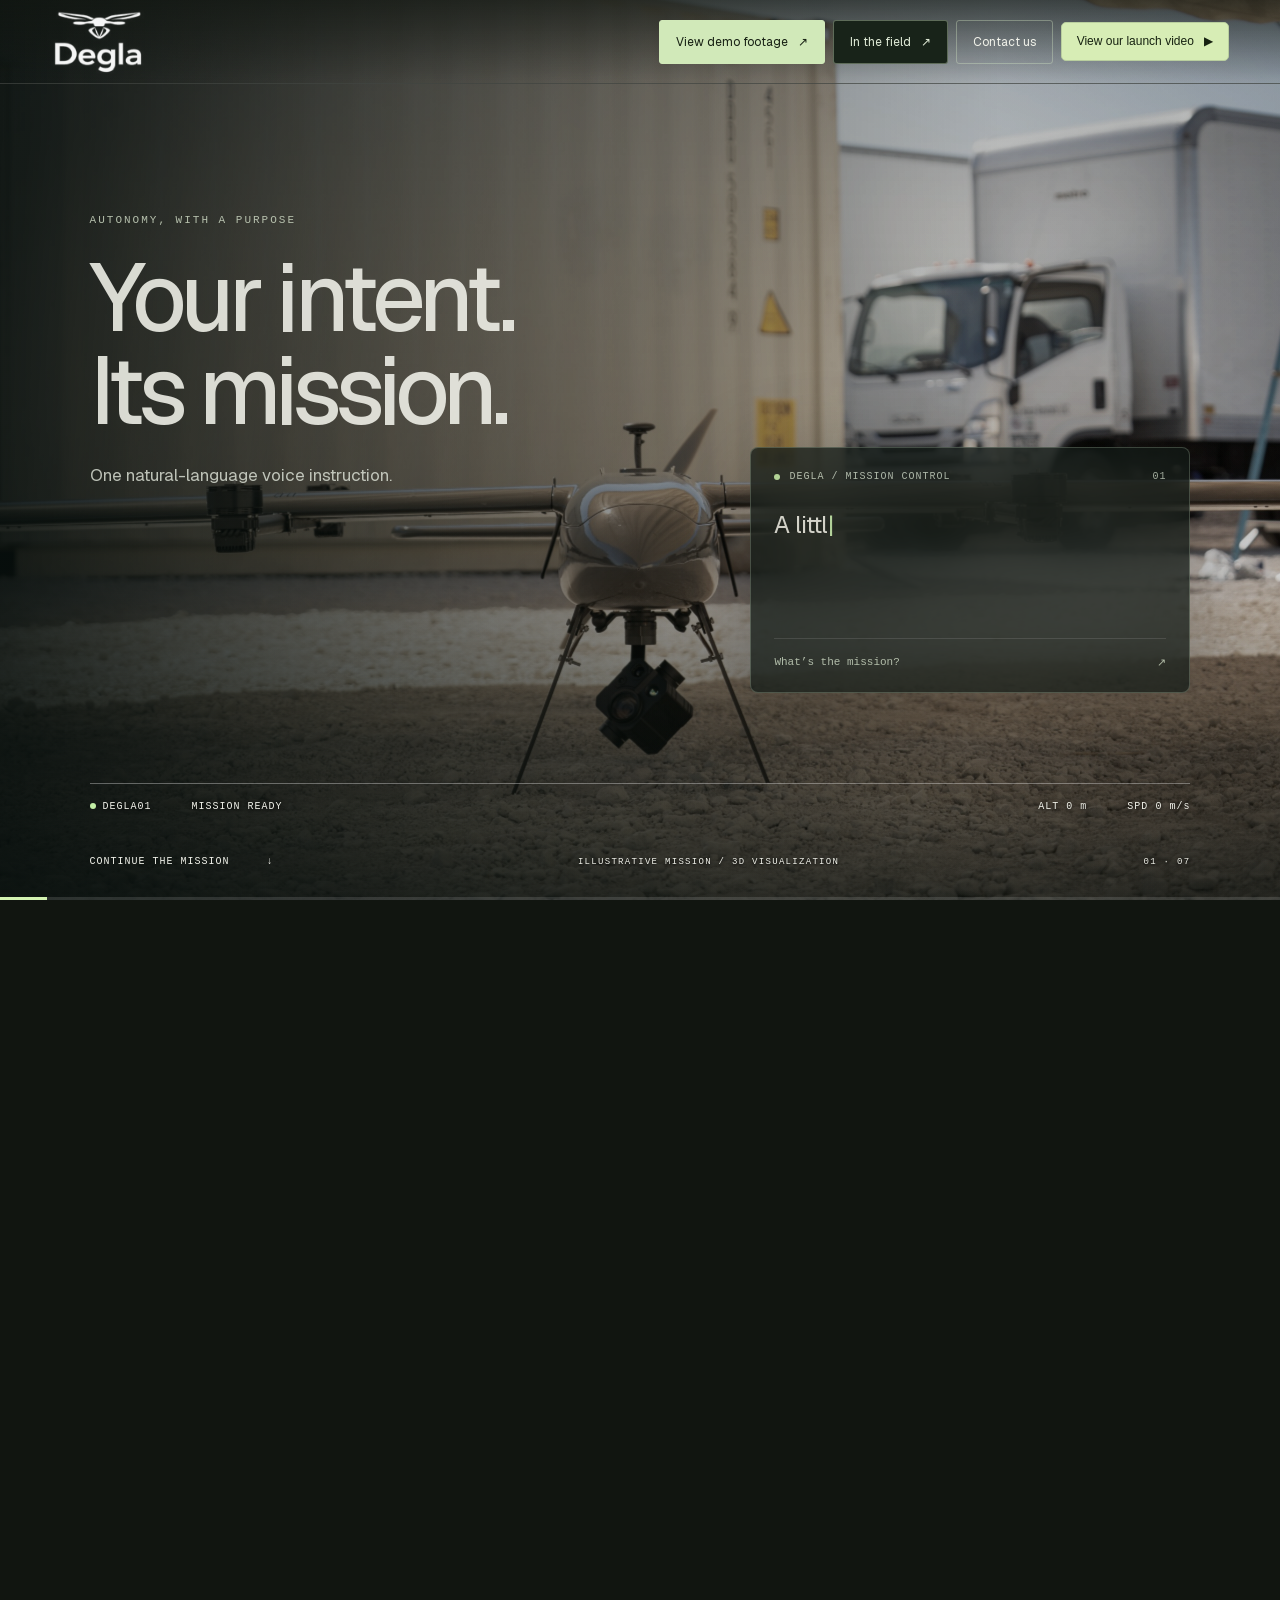
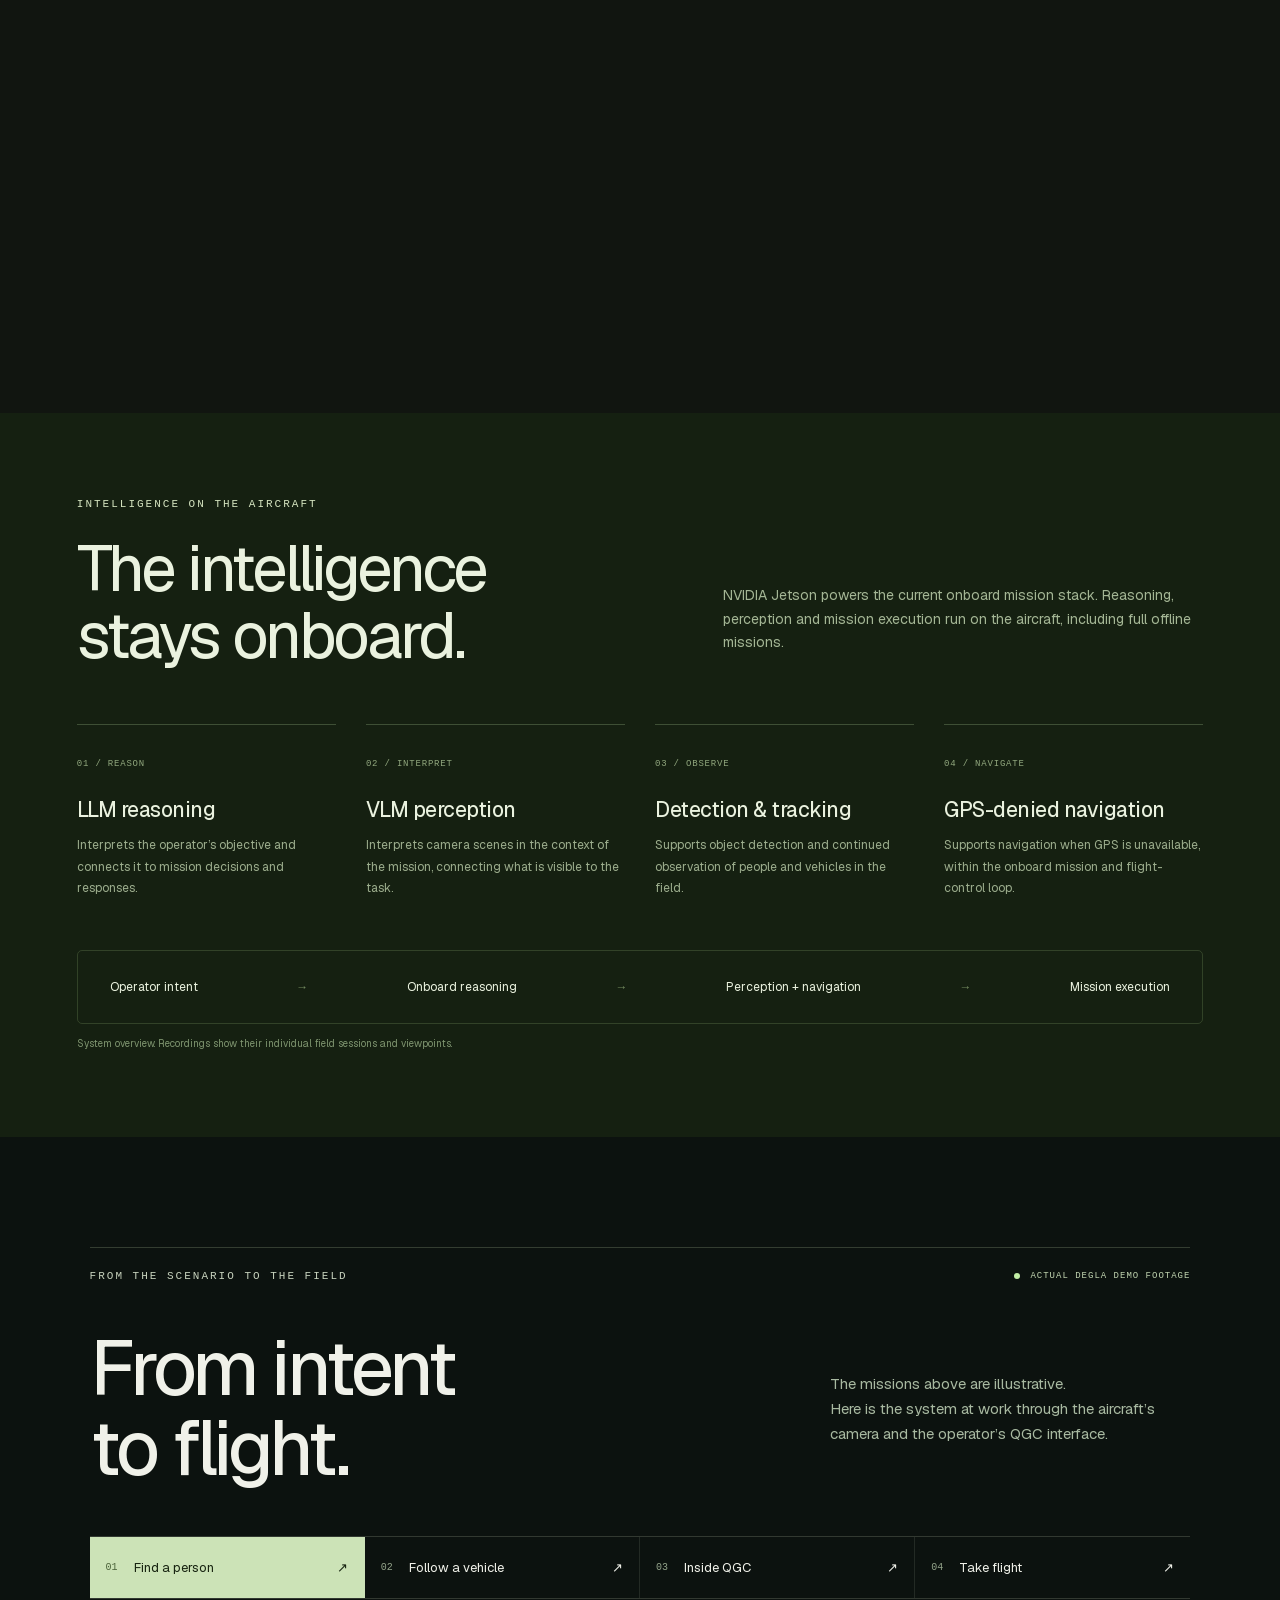
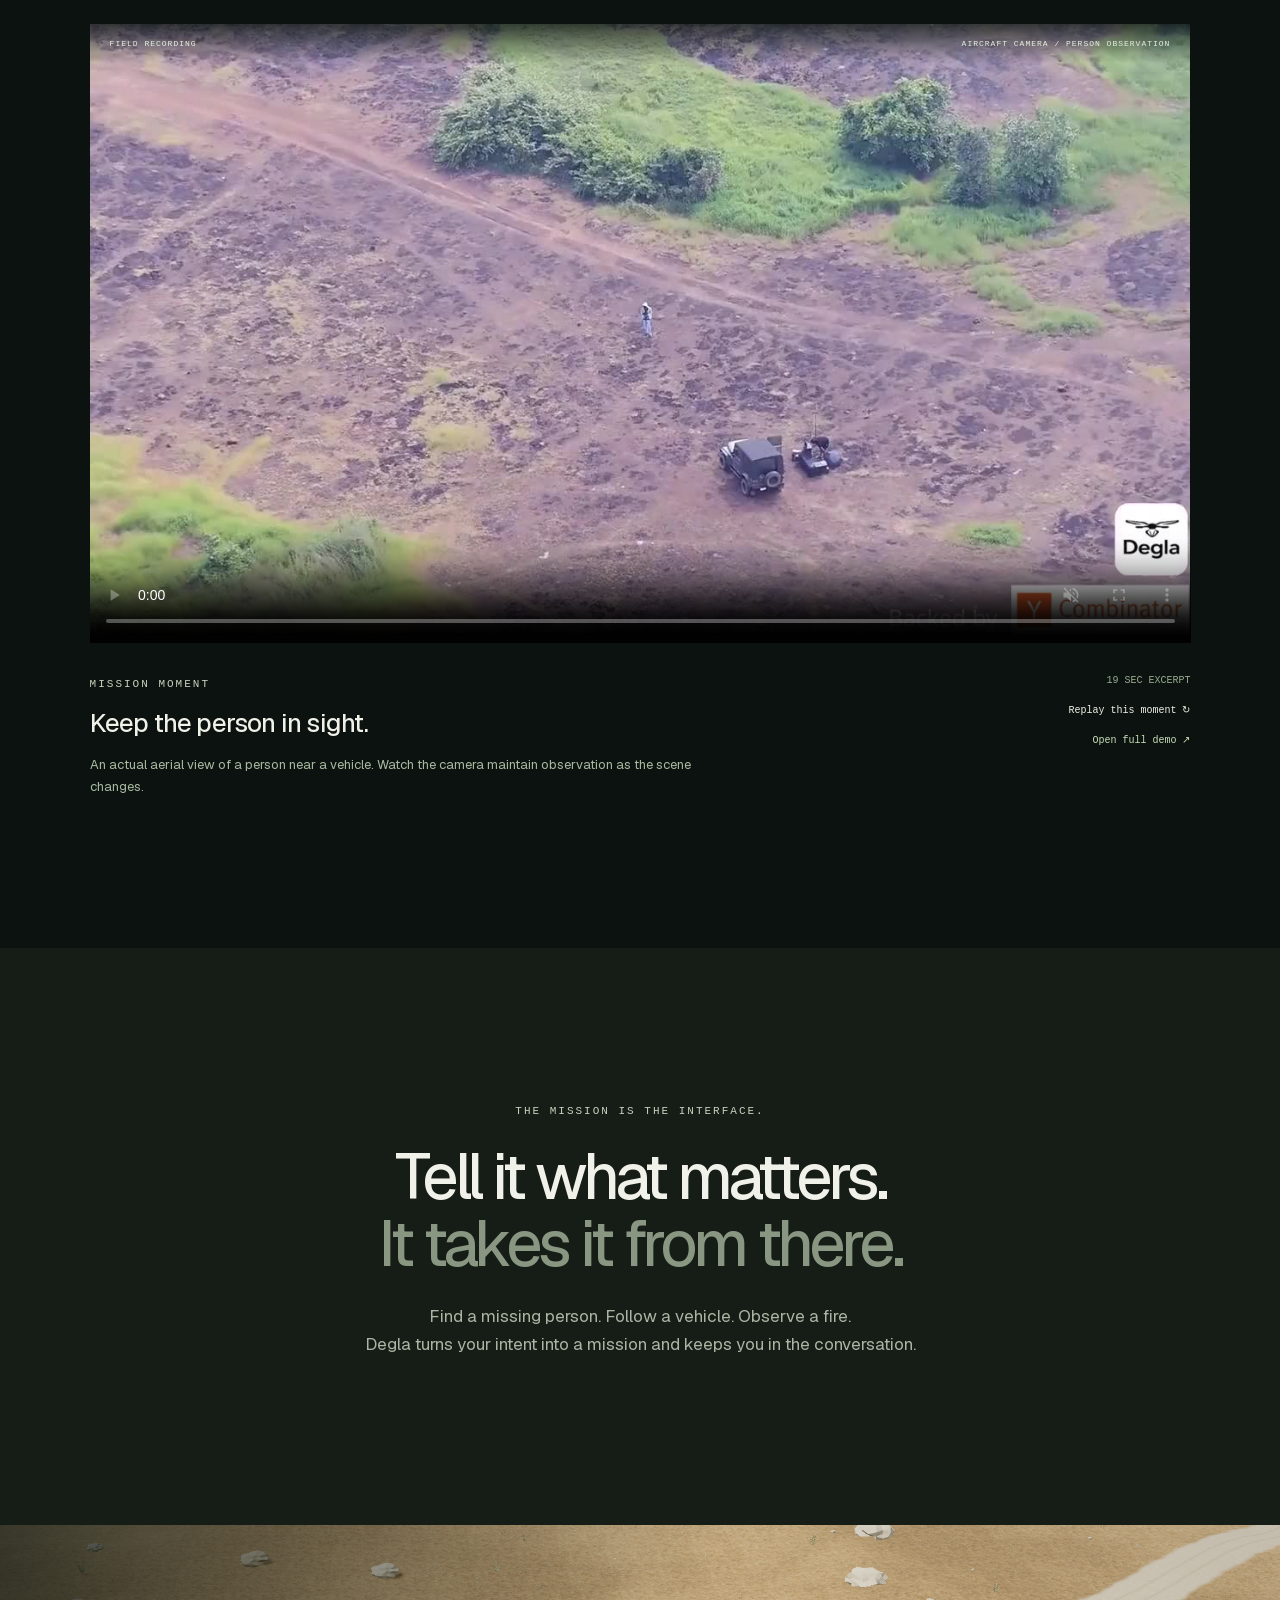
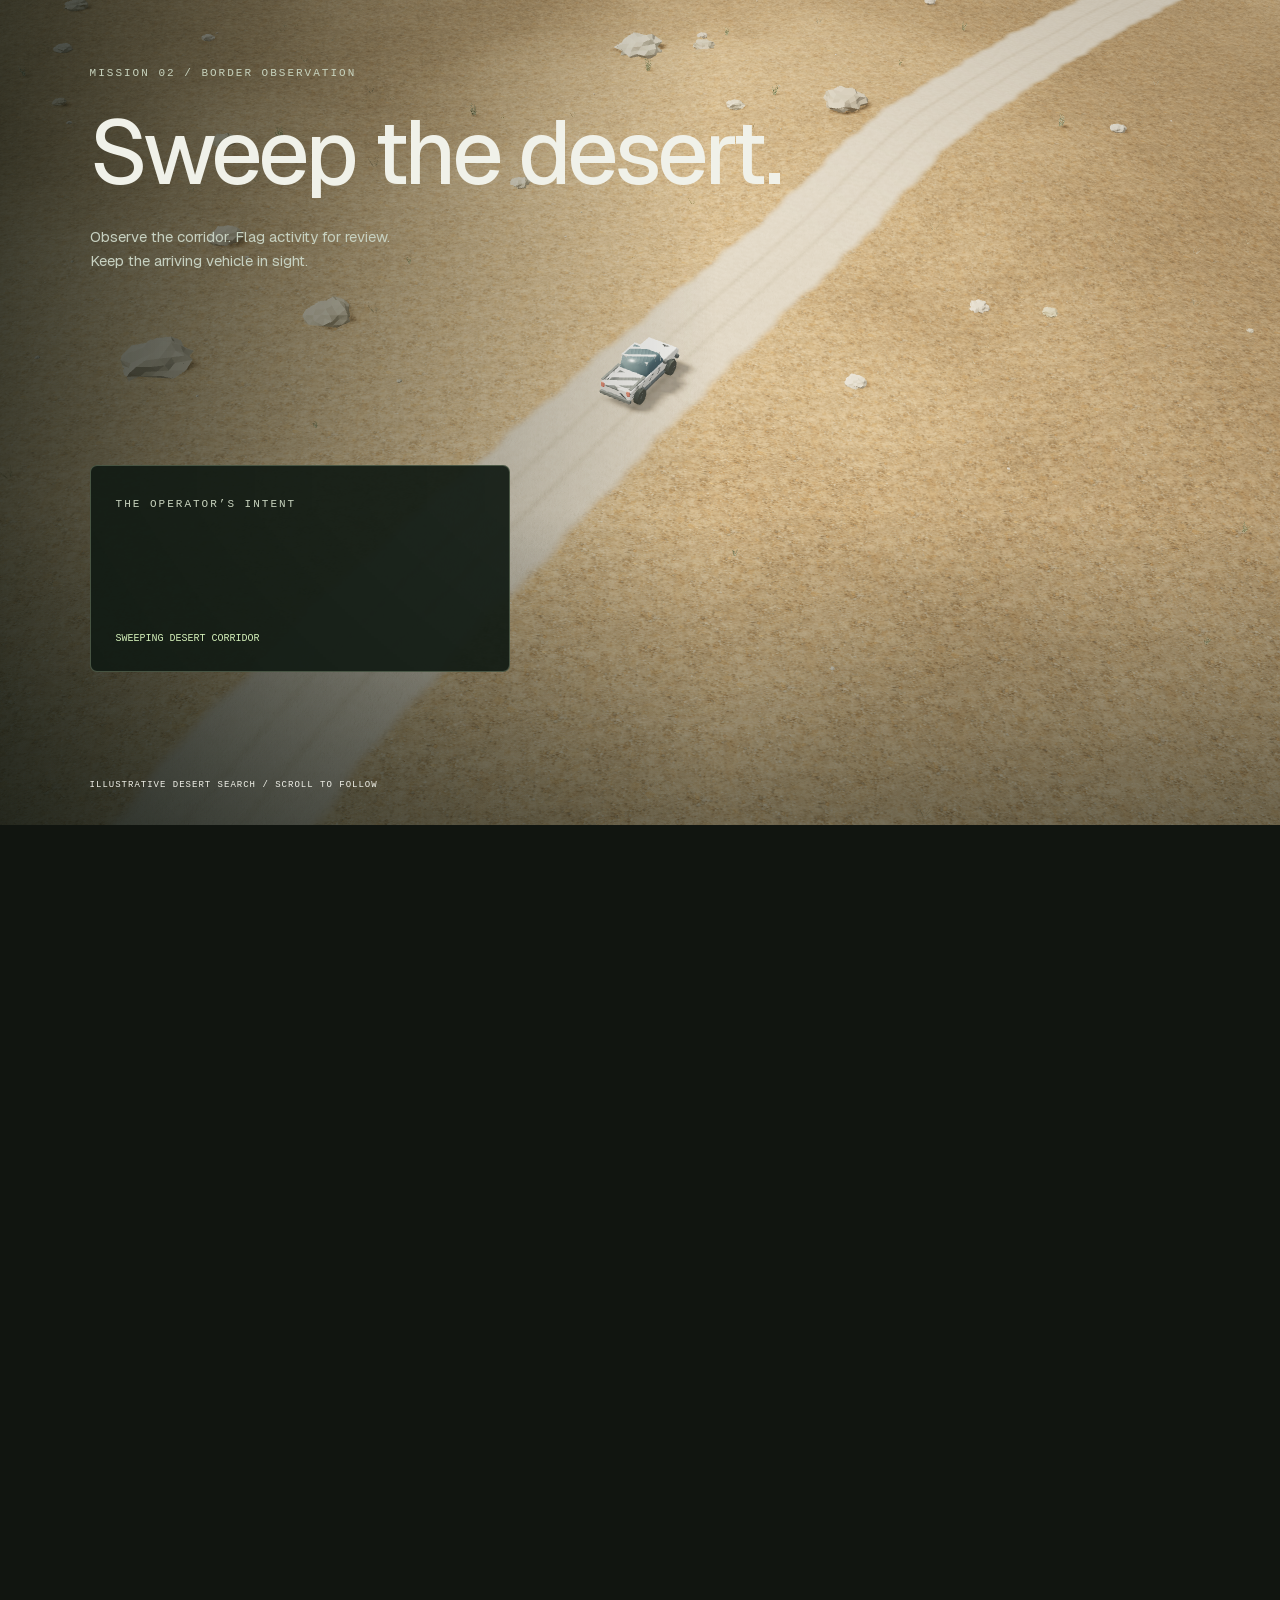
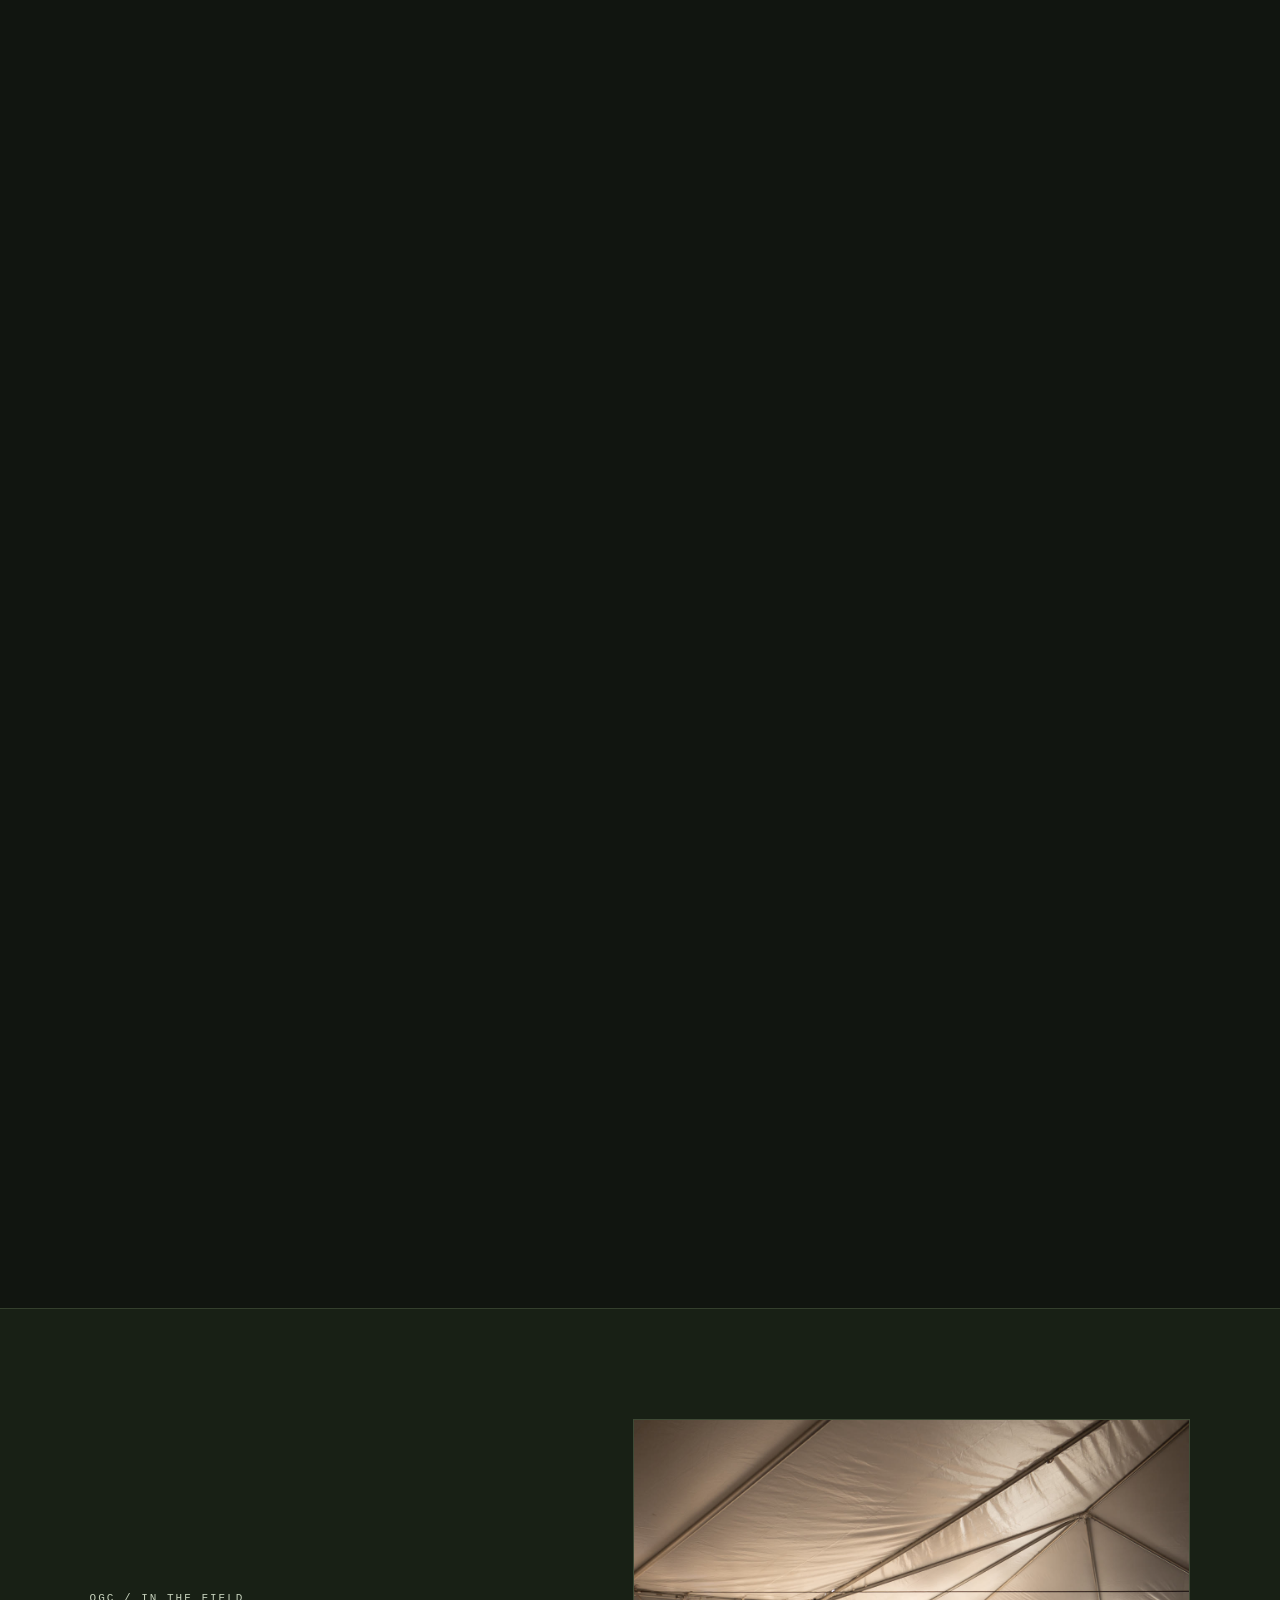
<file: index.html>
<!doctype html><html lang="en"><head><meta name="degla-build" content="portable-pixels-2"><meta charset="utf-8"><meta name="viewport" content="width=device-width,initial-scale=1"><title>Degla AI · One instruction. A mission in motion.</title><meta name="description" content="Experience autonomous flight with Degla AI. From a natural-language instruction to a mission in motion."><meta name="theme-color" content="#111510"><link rel="preload" as="image" href="assets/opening-preview.jpg"><link rel="preload" as="image" href="assets/opening-4608.jpg"><link rel="stylesheet" href="style.css?v=degla-logo-2"><link rel="stylesheet" href="arrival.css?v=3"><script src="arrival.js?v=2"></script><link rel="icon" type="image/png" href="assets/degla-logo.png"><link rel="stylesheet" href="launch-video.css?v=20261116"><link rel="stylesheet" href="degla-contact.css"></head><body>
<div id="mission-loader" aria-label="Preparing the mission"><img class="arrival-photo" src="assets/opening-preview.jpg" alt="Degla VTOL ready for takeoff" fetchpriority="high"><div class="arrival-shade"></div><div class="arrival-content"><span class="arrival-label">DEGLA AI / FLIGHT SYSTEMS</span><div class="arrival-reticle" aria-hidden="true"><i></i><b>+</b></div><h2>Loading mission<span class="arrival-dots" aria-hidden="true">...</span></h2><p id="arrival-status" role="status">Preparing your flight experience.</p><div class="arrival-track" aria-hidden="true"><i id="arrival-progress"></i></div><div class="arrival-footer"><span>ONE INSTRUCTION. A MISSION IN MOTION.</span><button id="arrival-skip" type="button">Enter website ↗</button></div></div></div>
<header><a class="logo" href="#top" aria-label="Degla AI home"><img src="assets/degla-header-logo.svg" alt="Degla"></a><div class="header-actions"><a class="demo-footage-link" href="#demo-reel">View demo footage <span aria-hidden="true">↗</span></a><a class="field-link" href="#qgc-in-the-field">In the field <span aria-hidden="true">↗</span></a><a class="contact" href="#contact">Contact us</a><button type="button" class="launch-video-button" data-launch-video>View our launch video <span aria-hidden="true">▶</span></button></div></header>
<main><section id="top" class="story"><span id="simulation-tests" aria-hidden="true"></span><div class="stage">
<div id="world" aria-label="Illustrative 3D Degla aircraft taking off and searching desert terrain"></div>
<div class="console" id="console"><div class="qgc clean-map"><span class="map-header">DEGLA · GUIDED <i>98% BATTERY</i></span><span class="map-pin">△<small>DEGLA01 / READY</small></span><span class="map-sector">SEARCH AREA / ALPHA</span></div><img id="opening-aircraft" src="assets/opening-4608.jpg" alt="Degla VTOL ready for a field mission" fetchpriority="high"><div class="console-tint"></div><div class="opening"><span class="eyebrow">AUTONOMY, WITH A PURPOSE</span><h1>Your intent.<br>Its mission.</h1><p>One natural-language voice instruction.</p></div><div class="command"><div class="command-top"><span class="dot"></span> DEGLA / MISSION CONTROL <span>01</span></div><p id="typed"></p><div class="command-bottom"><span id="answer">What’s the mission?</span><span>↗</span></div></div></div>
<div class="chapter-copy" id="chapter"><span class="eyebrow" id="chapter-number">02 / VERTICAL TAKEOFF</span><h2 id="chapter-title">Words become<br>action.</h2><p id="chapter-description">Mission understood. Route planned.<br>Degla takes to the sky.</p></div>
<div class="search-overlay" id="search-overlay"><svg viewBox="0 0 1000 600" preserveAspectRatio="none"><path id="search-path" d="M270 500 L270 140 L370 140 L370 440 L470 440 L470 180 L570 180 L570 400 L670 400 L670 220 L720 220"/><circle cx="720" cy="220" r="48"/></svg><div class="search-label">SEARCH SECTOR / ALPHA<br>Scanning for a red jacket</div></div>
<aside id="reasoning"><span class="eyebrow">DEGLA / OBSERVE → REASON → ACT</span><h3 id="reason-title"></h3><p id="reason-body"></p></aside><div id="route-overview"><span>SEARCH COVERAGE / ILLUSTRATIVE</span><svg viewBox="0 0 240 160"><path d="M25 140 L215 140 Q230 120 215 105 L25 105 Q10 85 25 70 L215 70 Q230 50 215 35 L25 35"/><circle id="route-dot" cx="25" cy="140" r="4"/></svg><small id="coverage-text">PARALLEL SEARCH LEGS</small></div><div id="orbit-info"><b>Tracking girl</b><span>ORBITING</span><small>VISUAL CONTACT MAINTAINED</small></div><div class="sensor-hud" id="sensor-hud" aria-hidden="true"><div class="sensor-heading"><span>EO / IR</span><strong>WHITE HOT</strong><span>ILLUSTRATIVE SENSOR VIEW</span></div><i class="sensor-crosshair"></i><span class="sensor-bottom">GIMBAL POV · SEARCHING SURROUNDING TERRAIN</span><span class="sensor-scale">HOT <i></i> COOL</span></div><div id="subject-tag">GIRL LOCATED · MAINTAINING VISUAL CONTACT</div><div id="rescue-reveal"><img src="assets/girl-photoreal.png" alt="Illustrative photorealistic rescue scene: a girl in a beige shirt sitting safely on a rock in desert scrubland"><div class="reveal-shade"></div><div class="reveal-copy"><span class="eyebrow">VISUAL CONTACT / SUBJECT LOCATED</span><h2>There she is.</h2><p>Visual contact confirmed. Preparing to orbit.</p></div><span class="reveal-note">AI-GENERATED RESCUE VISUALIZATION</span></div><div class="telemetry" id="telemetry"><span><i class="dot"></i> DEGLA01</span><span id="status">MISSION READY</span><span>ALT <b id="alt">0</b> m</span><span>SPD <b id="speed">0</b> m/s</span></div>
<div class="story-bottom"><button id="next">SCROLL TO BEGIN <span>↓</span></button><span id="scene-note">ILLUSTRATIVE RESCUE MISSION</span><span id="count">01 · 07</span></div><div class="progress"><i id="progress"></i></div>
</div></section>
<section class="intelligence" id="onboard-intelligence"><div class="intelligence-heading"><div class="eyebrow light">INTELLIGENCE ON THE AIRCRAFT</div><h2>The intelligence<br>stays onboard.</h2><p>NVIDIA Jetson powers the current onboard mission stack. Reasoning, perception and mission execution run on the aircraft, including full offline missions.</p></div><div class="capability-grid"><article><span class="cap-number">01 / REASON</span><h3>LLM reasoning</h3><p>Interprets the operator’s objective and connects it to mission decisions and responses.</p></article><article><span class="cap-number">02 / INTERPRET</span><h3>VLM perception</h3><p>Interprets camera scenes in the context of the mission, connecting what is visible to the task.</p></article><article><span class="cap-number">03 / OBSERVE</span><h3>Detection & tracking</h3><p>Supports object detection and continued observation of people and vehicles in the field.</p></article><article><span class="cap-number">04 / NAVIGATE</span><h3>GPS-denied navigation</h3><p>Supports navigation when GPS is unavailable, within the onboard mission and flight-control loop.</p></article></div><div class="architecture"><span>Operator intent</span><i>→</i><span>Onboard reasoning</span><i>→</i><span>Perception + navigation</span><i>→</i><span>Mission execution</span></div><p class="architecture-note">System overview. Recordings show their individual field sessions and viewpoints.</p></section><section id="demo-reel" class="demo-reel"><div class="demo-top"><span class="eyebrow">FROM THE SCENARIO TO THE FIELD</span><span class="demo-real"><i class="dot"></i> ACTUAL DEGLA DEMO FOOTAGE</span></div><div class="demo-heading"><h2>From intent<br>to flight.</h2><p>The missions above are illustrative.<br>Here is the system at work through the aircraft’s camera and the operator’s QGC interface.</p></div><div class="demo-tabs" role="tablist" aria-label="Choose real demonstration footage"><button role="tab" aria-selected="true" aria-controls="demo-panel" id="tab-person" data-demo="person" class="active"><span>01</span> Find a person <b>↗</b></button><button role="tab" aria-selected="false" aria-controls="demo-panel" id="tab-vehicle" data-demo="vehicle"><span>02</span> Follow a vehicle <b>↗</b></button><button role="tab" aria-selected="false" aria-controls="demo-panel" id="tab-qgc" data-demo="qgc"><span>03</span> Inside QGC <b>↗</b></button><button role="tab" aria-selected="false" aria-controls="demo-panel" id="tab-takeoff" data-demo="takeoff"><span>04</span> Take flight <b>↗</b></button></div><div class="demo-panel" id="demo-panel" role="tabpanel" aria-labelledby="tab-person"><div class="demo-player"><video id="demo-video" src="assets/demo-person.mp4" poster="assets/demo-person.jpg" controls muted playsinline preload="metadata" aria-label="Real demonstration: aerial observation of a person"></video><div class="demo-video-top"><span>FIELD RECORDING</span><span id="demo-channel">AIRCRAFT CAMERA / PERSON OBSERVATION</span></div></div><div class="demo-caption"><div><span class="eyebrow">MISSION MOMENT</span><h3 id="demo-title">Keep the person in sight.</h3><p id="demo-description">An actual aerial view of a person near a vehicle. Watch the camera maintain observation as the scene changes.</p></div><div class="demo-excerpt"><span id="demo-duration">19 SEC EXCERPT</span><button id="demo-restart">Replay this moment ↻</button><a href="full-demo.html">Open full demo ↗</a></div></div></div></section><section class="bridge"><span class="eyebrow">THE MISSION IS THE INTERFACE.</span><h2>Tell it what matters.<br><span>It takes it from there.</span></h2><p>Find a missing person. Follow a vehicle. Observe a fire.<br>Degla turns your intent into a mission and keeps you in the conversation.</p></section>
<section id="border" class="border"><div class="border-stage"><canvas class="border-frame" id="border-canvas" width="1400" height="900" aria-label="Illustrative border corridor: a vehicle arrives and is tracked"></canvas><div class="border-shade"></div><div class="border-copy"><span class="eyebrow">MISSION 02 / BORDER OBSERVATION</span><h2 id="border-title">Find it.</h2><p>Observe the corridor. Flag activity for review.<br>Keep the arriving vehicle in sight.</p></div><div class="border-chat"><span class="eyebrow">THE OPERATOR’S INTENT</span><p id="border-prompt"></p><span id="border-state">SEARCHING THE AREA</span></div><div class="real-footage" id="real-footage"><div class="real-footage-header"><span class="dot"></span> REAL FLIGHT FOOTAGE <span>VEHICLE TRACKING</span></div><video id="tracking-video" src="assets/border-real.mp4" poster="assets/border-poster.jpg" muted playsinline controls preload="metadata" aria-label="Real Degla aerial footage following a vehicle in the desert"></video><p>From the search to the real mission. Degla maintaining visual contact.</p></div><div class="qgc-tracking-reveal" id="qgc-tracking-reveal" aria-label="Actual QGC vehicle tracking interface"><div class="qgc-tracking-heading"><span class="eyebrow">THE SAME MISSION / INSIDE QGC</span><h3>Tracked in the air.<br>Clear on the ground.</h3></div><a class="qgc-tracking-image" href="assets/qgc-vehicle-tracking.png" target="_blank" rel="noopener" aria-label="Open full-size QGC tracking screenshot"><img src="assets/qgc-vehicle-tracking.png" alt="Actual Degla QGC interface showing the agent confirming a tracker lock and following a white pickup, with camera feed, map and flight telemetry" loading="lazy"></a><div class="qgc-tracking-caption"><span>AGENT CONVERSATION · CAMERA FEED · FLIGHT STATUS</span><a href="assets/qgc-vehicle-tracking.png" target="_blank" rel="noopener">Open QGC view ↗</a></div></div><div class="border-note">ILLUSTRATIVE BORDER MISSION · INSPIRED BY THE FIELD DEMONSTRATION</div></div></section><section class="qgc-field-showcase" id="qgc-in-the-field"><div class="qgc-field-copy"><span class="eyebrow">QGC / IN THE FIELD</span><h2>The mission.<br>In one view.</h2><p>The aircraft’s route, live camera feed, detections, and agent conversation, together in the operator’s QGC interface.</p><span class="qgc-photo-note">ACTUAL DEGLA FIELD DEMONSTRATION</span></div><figure><a href="assets/qgc-field-4549.jpg" target="_blank" rel="noopener" aria-label="Open field photograph of the QGC station"><img src="assets/qgc-field-4549.jpg" alt="Operators watching Degla QGC on a large field monitor, showing a mission route, vehicle detections, live feed and agent conversation" loading="lazy" width="1333" height="2000"></a><figcaption>From the operator’s instruction to the aircraft’s next move.</figcaption></figure></section><section id="field" class="field"><div class="section-head"><span class="eyebrow">05 / OUT OF THE LAB. INTO THE FIELD.</span><span>SAN DIEGO, CALIFORNIA</span></div><div class="field-heading"><h2>Real aircraft.<br>Real missions.</h2><p>Natural-language vehicle search and tracking demonstrated in the field, with observers from the FBI, CBP, DIU, and police and fire departments.</p></div><div class="photo-main"><img src="assets/field-main.jpg" alt="Degla aircraft at the San Diego field demonstration" loading="lazy"><span>FIELD NOTES · SAN DIEGO / U.S. DEMONSTRATION</span></div><div class="photo-pair"><figure><img src="assets/field-team.jpg" alt="Participants at the San Diego field demonstration" loading="lazy"><figcaption>Built alongside the people who answer the call.</figcaption></figure><figure><img src="assets/field-demo-5066.jpg" alt="Degla aircraft being presented to two attendees at the field demonstration" loading="lazy"><figcaption>From intent to flight, in the real world.</figcaption></figure></div></section>


<section class="degla-contact" id="pilot" aria-labelledby="degla-contact-title">
      <div class="degla-contact-inner" id="contact">
        <div class="degla-contact-copy">
          <h2 id="degla-contact-title">Contact us</h2>
          <p>Tell us about your mission and where you want to deploy.</p>
        </div>
        <div class="degla-contact-form">
          <iframe class="degla-contact-frame" title="Contact Degla sales" src="https://script.google.com/macros/s/AKfycbyrGtnAmX7r-vLHQRVDAJU_h93LZuHrHo_Xe5zCPKPrBhcZpd_AAQWx86oWlA4c5rkeRw/exec?site=degla.ai" loading="lazy"></iframe>
          <p class="degla-contact-email">You can also email <a href="mailto:sales@degla.ai">sales@degla.ai</a>.</p>
        </div>
      </div>
    </section></main><footer><a class="logo" href="#top" aria-label="Degla AI home"><img src="assets/degla-header-logo.svg" alt="Degla"></a><span>AUTONOMY, WITH A PURPOSE.</span><button id="replay">Replay the mission ↑</button></footer><noscript><p class="noscript">Enable JavaScript to experience the scroll-controlled mission. Contact our sales team to schedule a pilot.</p></noscript><script src="vendor/three.min.js"></script><script src="model.js"></script><script src="world-art.js"></script><script src="pixel-textures.js"></script><script src="world-detail.js"></script><script src="environment.js"></script><script src="mission-view.js"></script><script src="border-road.js"></script><script src="border-world.js"></script><script src="story.js"></script><script src="demo-reel.js"></script><script src="launch-video.js?v=20261116"></script></body></html>
</file>
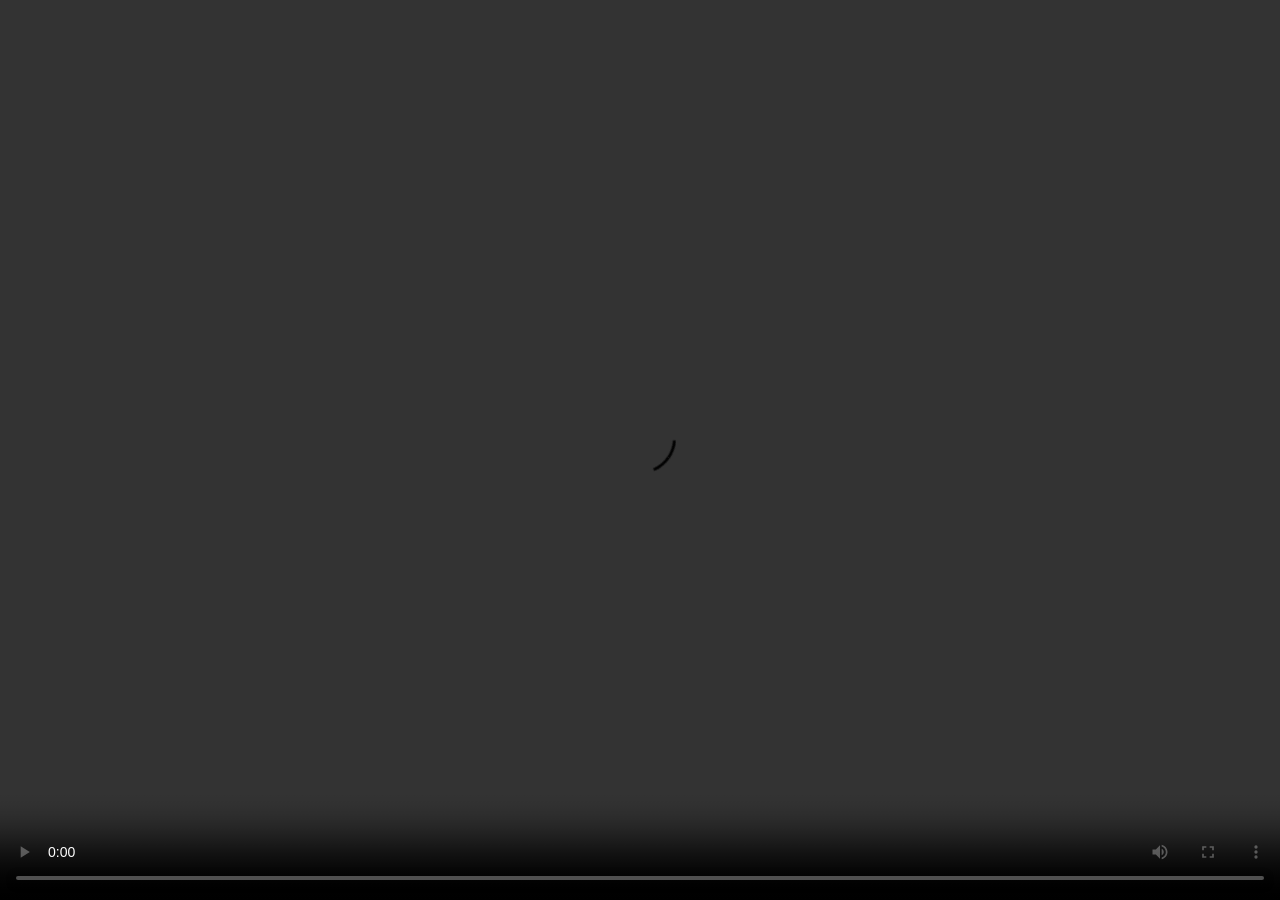
<file: full-demo.html>
<!doctype html><html lang="en"><head><meta charset="utf-8"><meta name="viewport" content="width=device-width,initial-scale=1"><title>Degla · Full demo</title><style>*{box-sizing:border-box}html,body{margin:0;width:100%;height:100%;background:#000}video{display:block;width:100%;height:100%;object-fit:contain}</style></head><body><video src="assets/demo-full.mp4" controls autoplay playsinline preload="metadata" aria-label="Full Degla field demonstration"></video></body></html>
</file>
<file: style.css>
@font-face{font-family:Geist;src:url('assets/geist.woff2')}*{box-sizing:border-box}html{scroll-behavior:smooth;scroll-padding-top:90px}body{margin:0;background:#111510;color:#f0f1e9;font-family:Geist,Arial,sans-serif}a{color:inherit;text-decoration:none}button{font:inherit;color:inherit;cursor:pointer}header{height:84px;padding:0 4%;position:absolute;z-index:20;top:0;width:100%;display:flex;align-items:center;justify-content:space-between;border-bottom:1px solid #ffffff25;background:linear-gradient(#101510aa,transparent)}.logo{display:flex;align-items:center;font-size:30px;letter-spacing:-1.6px;font-weight:600;gap:10px}.logo img{width:35px;height:35px;object-fit:contain;border-radius:4px}.logo span{font-size:13px;align-self:flex-start;margin-top:6px}nav{display:flex;gap:35px;font-size:13px}.contact{font-size:12px;border:1px solid #ffffff65;padding:12px 18px;border-radius:3px}.story{height:703.9vh}.stage{height:100svh;position:sticky;top:0;overflow:hidden;background:#b2b1a0}.console,#world,.found,.qgc,.console-tint,.found-shade{position:absolute;inset:0;width:100%;height:100%}#world canvas{width:100%;height:100%;display:block}.qgc{object-fit:cover;filter:saturate(.48);opacity:.8}.console-tint{background:linear-gradient(90deg,#08100ee8 0%,#08100e99 42%,#08100e18 75%),linear-gradient(0deg,#08100ede,transparent 40%)}.opening{position:absolute;left:7%;top:23%}.eyebrow{font-family:monospace;font-size:11px;letter-spacing:2px;color:#c7d2bd}.opening h1{font-size:clamp(60px,7.4vw,120px);font-weight:450;line-height:.98;letter-spacing:-6px;margin:24px 0}.opening p{font-size:17px;line-height:1.6;color:#d0d5ca}.command{position:absolute;right:7%;bottom:23%;width:440px;background:#121916ee;border:1px solid #cce1c449;box-shadow:0 20px 100px #0006;border-radius:8px;padding:23px;backdrop-filter:blur(20px)}.command-top{font:10px monospace;letter-spacing:1px;display:flex;align-items:center;gap:9px;color:#c2d0be}.command-top>span:last-child{margin-left:auto}.dot{display:inline-block;width:6px;height:6px;background:#c2eea5;border-radius:50%}.command p{font-size:24px;letter-spacing:-.7px;line-height:1.4;min-height:104px;margin:26px 0}.command p:after{content:'|';color:#c6efac}.command-bottom{border-top:1px solid #ffffff20;padding-top:17px;font:11px monospace;color:#bcccb6;display:flex;justify-content:space-between}.chapter-copy{position:absolute;left:7%;top:23%;opacity:0;pointer-events:none;color:#20261e;text-shadow:0 2px 35px #e7e5d1}.chapter-copy .eyebrow{color:#303f2d}h2{font-size:clamp(45px,6vw,96px);line-height:1.04;letter-spacing:-4px;font-weight:450;margin:25px 0}p{line-height:1.65}.chapter-copy p{font-size:17px}.telemetry{position:absolute;bottom:88px;left:7%;right:7%;display:flex;gap:40px;border-top:1px solid #fff5;padding:17px 0 0;font:10px monospace;letter-spacing:1px;text-shadow:0 1px 4px #000}.telemetry b{font-weight:400}.telemetry>span:nth-child(2){margin-right:auto}.story-bottom{position:absolute;bottom:25px;left:7%;right:7%;display:flex;align-items:center;justify-content:space-between;gap:20px;font:9px monospace;letter-spacing:1.3px;text-shadow:0 1px 3px #000}button{background:none;border:0}.story-bottom button{font:10px monospace;letter-spacing:1px;padding:8px 0}.story-bottom button span{margin-left:30px}.progress{position:absolute;bottom:0;width:100%;height:3px;background:#ffffff20}.progress i{display:block;height:100%;width:0;background:#d3f3b2}.search-overlay{position:absolute;inset:0;opacity:0;pointer-events:none}.search-overlay svg{width:100%;height:100%}.search-overlay path{fill:none;stroke:#e4ffab;stroke-width:2;stroke-dasharray:2300;stroke-dashoffset:2300}.search-overlay circle{fill:none;stroke:#e4ffab;stroke-width:1;stroke-dasharray:5 8}.search-label{position:absolute;right:7%;top:24%;font:10px/1.8 monospace;color:#283421}.found{opacity:0;pointer-events:none}.found>img{width:100%;height:100%;object-fit:cover}.found-shade{background:linear-gradient(90deg,#0c130ee8,transparent 80%),linear-gradient(0deg,#0c130eaa,transparent 35%)}.found-copy{position:absolute;top:24%;left:7%}.found-copy p{color:#d9dfd4}.target-box{position:absolute;width:14%;height:27%;left:43%;top:32%;border:1px solid #c9f4ad;box-shadow:0 0 50px #c8f0a511}.target-box span{position:absolute;top:-27px;white-space:nowrap;font:10px monospace;letter-spacing:1px;color:#dbffb9}.target-box:after,.target-box:before{content:'';position:absolute;left:50%;top:50%;background:#ceffb3;width:12px;height:1px}.target-box:after{transform:rotate(90deg)}.feed-controls{position:absolute;top:16%;right:7%;display:flex;border:1px solid #ffffff50;pointer-events:auto}.feed-controls button{font:10px monospace;padding:12px 20px}.feed-controls .active{background:#d4edbf;color:#15200e}.bridge{padding:150px 7%;text-align:center;background:#161c16}.bridge h2{font-size:clamp(38px,5vw,75px)}.bridge h2 span{color:#899681}.bridge p{color:#aab5a4;font-size:17px}.field{padding:110px 7%;background:#e8e9de;color:#1b251b}.section-head{display:flex;justify-content:space-between;font:10px monospace;border-top:1px solid #263a2438;padding-top:22px}.field .eyebrow,.system .eyebrow{color:#64725d}.field-heading{display:flex;align-items:center;justify-content:space-between;margin:35px 0}.field-heading p{width:330px;color:#5b6657}.photo-main{height:65vw;max-height:740px;position:relative}.photo-main img{width:100%;height:100%;object-fit:cover}.photo-main span{position:absolute;bottom:24px;left:26px;color:white;font:10px monospace;text-shadow:0 2px 5px #000}.photo-pair{display:grid;grid-template-columns:1fr 1fr;gap:25px;margin-top:25px}.photo-pair figure{margin:0}.photo-pair img{width:100%;height:380px;object-fit:cover}.photo-pair figcaption{font-size:12px;padding:14px 0;color:#65705e}.disclaimer{font:10px monospace;color:#6d7767;margin-top:30px}.system{display:grid;grid-template-columns:1.1fr 1fr;background:#d7d9cb;color:#1d291a;min-height:800px}.system-visual{position:relative;overflow:hidden}.system-visual img{width:100%;height:100%;object-fit:cover;filter:saturate(.6)}.system-visual>span{position:absolute;left:35px;bottom:30px;font:10px monospace;color:white}.system-copy{padding:90px 12%}.system h2{font-size:clamp(40px,4.2vw,66px)}.spec{border-top:1px solid #23301d33;padding:21px 0}.spec strong{font-weight:500}.spec p{font-size:13px;color:#66715c;margin:7px 0 0}.next-chapter{position:relative;padding:100px 7%;height:760px;overflow:hidden}.next-chapter h2,.next-chapter p,.next-chapter .eyebrow{position:relative;z-index:2}.next-chapter>img{position:absolute;inset:0;width:100%;height:100%;object-fit:cover;opacity:.5}.next-chapter p{font-size:18px}.concept{position:absolute;bottom:30px;right:7%;font:9px monospace;letter-spacing:1px;z-index:2}.pilot{padding:120px 7%;background:#cce3b7;color:#24351d}.pilot .eyebrow{color:#4a623b}.pilot h2{font-size:clamp(72px,10vw,150px);letter-spacing:-7px}.pilot>a{display:flex;justify-content:space-between;border-bottom:1px solid #24351d70;padding:22px 0;font-size:20px}.pilot-details{display:flex;gap:35px;font-size:12px;margin-top:30px}footer{padding:40px 7%;display:flex;align-items:center;justify-content:space-between}footer>span,footer button{font:10px monospace;color:#a4b299}.noscript{padding:30px}a:focus-visible,button:focus-visible{outline:2px solid #9ecb72;outline-offset:5px}
@media(max-width:700px){header{height:70px;padding:0 6%}.logo{font-size:25px}nav{display:none}.contact{font-size:10px;padding:10px}.opening{top:18%;left:7%}.opening h1{font-size:62px;letter-spacing:-3px}.opening p{font-size:14px}.command{width:86%;right:7%;bottom:23%;padding:18px}.command p{font-size:19px;min-height:76px;margin:15px 0}.command-top{font-size:8px}.opening .eyebrow{font-size:9px}.story{height:639.85vh}.telemetry{gap:14px;font-size:8px;bottom:75px;flex-wrap:wrap}.telemetry>span:nth-child(2){margin-right:0}.story-bottom{font-size:8px;bottom:20px}.story-bottom>span:nth-child(2){display:none}.chapter-copy{top:18%}.chapter-copy h2,.found h2{font-size:50px;letter-spacing:-2px}.chapter-copy p,.found p{font-size:14px}.found-copy{top:20%}.target-box{left:39%;top:35%;width:22%;height:32%}.search-label{top:67%;font-size:8px}.bridge{padding:85px 7%}.bridge h2{letter-spacing:-2px}.bridge p{font-size:14px}.field{padding:65px 7%}.section-head{font-size:8px;gap:20px}.section-head .eyebrow{font-size:8px}.field-heading{display:block}.field-heading h2{letter-spacing:-2px}.field-heading p{width:auto;font-size:14px}.photo-main{height:360px}.photo-pair{gap:12px}.photo-pair img{height:190px}.photo-pair figcaption{font-size:10px}.system{display:flex;flex-direction:column}.system-visual{height:450px}.system-copy{padding:60px 7%}.next-chapter{height:620px;padding-top:65px}.next-chapter h2{letter-spacing:-2px}.pilot{padding:80px 7%}.pilot h2{letter-spacing:-4px}.pilot>a{font-size:16px}.pilot-details{flex-direction:column;gap:15px}footer>span{display:none}.feed-controls{top:12%}.feed-controls button{padding:9px 13px}}
@media(prefers-reduced-motion:reduce){html{scroll-behavior:auto}}
.border{height:270vh}.border-stage{height:100svh;position:sticky;top:0;overflow:hidden}.border-frame{position:absolute;width:100%;height:100%;object-fit:cover;transform-origin:53% 50%}.border-shade{position:absolute;inset:0;background:linear-gradient(90deg,#0b120dec,transparent 80%),linear-gradient(0deg,#0b120dbb,transparent 40%)}.border-copy{position:absolute;top:15%;left:7%}.border-copy p{font-size:15px;color:#c6d0c0}.border-chat{position:absolute;left:7%;bottom:17%;background:#131c15ef;border:1px solid #b8d0a84d;border-radius:7px;padding:25px;width:420px}.border-chat p{font-size:24px;min-height:65px}.border-chat>span:last-child{font:10px monospace;color:#d1edb7}.border-note{position:absolute;bottom:35px;left:7%;font:9px monospace;letter-spacing:1px}.border-copy h2{font-size:clamp(55px,7vw,105px)}@media(max-width:700px){.border-copy{top:12%}.border-chat{width:86%;padding:18px;bottom:16%}.border-copy h2{letter-spacing:-2px}.border-frame{object-position:51%}.border-note{font-size:7px;right:7%}}
.story{height:934.75vh}.clean-map{background:linear-gradient(#101b1966,#101b1966),url('assets/desert-photoreal.png') center/cover;filter:saturate(.5)}.clean-map:after{content:'';position:absolute;inset:12% 16% 20% 45%;border:1px dashed #d0f0aa77;transform:rotate(-12deg)}.map-header{position:absolute;top:95px;left:4%;right:4%;font:11px monospace;color:#d9e7d3;letter-spacing:1px}.map-header i{float:right;font-style:normal}.map-pin{position:absolute;top:55%;left:68%;font-size:40px;color:#d4f4b7}.map-pin small{display:block;font:9px monospace;white-space:nowrap}.map-sector{position:absolute;right:18%;top:25%;font:10px monospace;color:#d4e5c5}#gimbal-panel{position:absolute;right:6%;bottom:22%;width:280px;background:#101712e8;border:1px solid #d2e7bd66;opacity:0}#gimbal-panel>span,#gimbal-panel small{display:block;font:9px monospace;letter-spacing:1px;padding:12px}#gimbal-view{height:170px}#gimbal-view canvas{width:100%;height:100%}#reasoning{position:absolute;right:6%;top:18%;width:340px;padding:24px;background:#101810ed;border:1px solid #c8e6ab55;opacity:0;border-radius:5px}#reasoning h3{font-size:26px;font-weight:450;margin:20px 0 12px}#reasoning p{font-size:14px;color:#ced9c4;margin:0}#subject-tag{position:absolute;top:15%;left:7%;font:10px monospace;color:#e4ffd0;letter-spacing:1px;opacity:0;background:#152211c9;padding:12px}.chapter-copy{max-width:550px}.border-frame{object-fit:cover}.border-chat{pointer-events:none}.border-shade{background:linear-gradient(90deg,#0b120de0,transparent 65%),linear-gradient(0deg,#0b120d99,transparent 40%)}@media(max-width:700px){.story{height:895vh}#gimbal-panel{width:170px;bottom:20%;right:7%}#gimbal-view{height:110px}#reasoning{top:auto;bottom:20%;width:86%;right:7%;padding:17px}#reasoning h3{font-size:21px;margin:10px 0}#reasoning p{font-size:12px}.chapter-copy h2{font-size:40px}.chapter-copy{max-width:85%}#subject-tag{top:12%;font-size:8px;max-width:86%}.map-header{top:85px;font-size:8px}}
#route-overview{position:absolute;right:6%;top:13%;width:240px;background:#152015dc;border:1px solid #c7dfb24d;padding:13px;opacity:0}#route-overview>span,#route-overview>small{font:8px monospace;letter-spacing:.8px;color:#d1e7bd}#route-overview svg{width:100%;height:135px}#route-overview path{stroke:#d5edaa77;fill:none;stroke-width:1.5}#route-overview circle{fill:#eeffc7}#gimbal-panel{bottom:20%}.border{height:410vh}.real-footage{position:absolute;inset:8% 6% 12%;background:#080b08;opacity:0;visibility:hidden;border:1px solid #d1e8b955;display:flex;flex-direction:column}.real-footage-header{display:flex;gap:12px;align-items:center;padding:17px 22px;font:10px monospace;letter-spacing:1px}.real-footage-header>span:last-child{margin-left:auto;color:#d0e8bb}.real-footage video{width:100%;min-height:0;flex:1;object-fit:contain;background:#000}.real-footage p{font-size:12px;padding:0 22px;color:#b9c8af}@media(max-width:700px){#route-overview{width:160px;top:auto;bottom:21%;left:7%}#route-overview svg{height:90px}#gimbal-panel{width:145px;right:7%;bottom:21%}#gimbal-view{height:110px}.real-footage{inset:14% 3% 18%}.real-footage-header{font-size:8px;padding:12px}.real-footage p{font-size:10px}.border-copy h2{font-size:46px}}
#orbit-info{position:absolute;left:7%;bottom:23%;padding:18px 22px;border-left:2px solid #d4efac;background:#152019d9;opacity:0}#orbit-info b{font-size:34px;font-weight:450;display:block}#orbit-info span{font:10px monospace;letter-spacing:1.5px;display:block;margin-top:5px}#orbit-info small{font:8px monospace;display:block;color:#b8cba7;margin-top:14px}#gimbal-view{position:relative}#gimbal-view:after{content:'+';position:absolute;inset:0;display:grid;place-items:center;font:30px monospace;color:#ffffff88;pointer-events:none}#gimbal-panel>span{font-size:9px}#gimbal-panel small{font-size:8px}@media(max-width:700px){#orbit-info{bottom:23%;padding:14px;width:160px}#orbit-info b{font-size:27px}#orbit-info small{font-size:7px}}

#rescue-reveal{position:absolute;inset:0;opacity:0;visibility:hidden;overflow:hidden;pointer-events:none}#rescue-reveal>img{width:100%;height:100%;object-fit:cover;transform-origin:64% 50%;will-change:transform}.reveal-shade{position:absolute;inset:0;background:linear-gradient(90deg,#071008b5,transparent 60%),linear-gradient(0deg,#071008a8,transparent 30%)}.reveal-copy{position:absolute;top:24%;left:7%}.reveal-copy h2{font-size:clamp(45px,6vw,95px);letter-spacing:-3px}.reveal-copy p{font-size:16px;color:#e0e9d7}.reveal-note{position:absolute;right:7%;top:30px;font:8px monospace;letter-spacing:1px;color:#e9eddf}.telemetry,.story-bottom,.progress{z-index:4}@media(max-width:700px){#rescue-reveal>img{object-position:62% center}.reveal-copy{top:16%}.reveal-copy h2{font-size:44px}.reveal-copy p{font-size:12px}.reveal-note{font-size:7px;top:20px}.reveal-shade{background:linear-gradient(180deg,#071008b5,transparent 48%,#071008a8)}}
.demo-reel{padding:110px 7%;background:#0c120f}.demo-top{display:flex;justify-content:space-between;gap:20px;border-top:1px solid #d0e8b733;padding-top:22px}.demo-real{font:9px monospace;letter-spacing:1px;color:#c1d4b0;display:flex;align-items:center;gap:10px}.demo-heading{display:flex;justify-content:space-between;align-items:center;gap:45px;margin:35px 0}.demo-heading h2{margin:12px 0}.demo-heading p{max-width:360px;font-size:15px;color:#a8b9a1}.demo-tabs{display:grid;grid-template-columns:repeat(4,1fr);border-top:1px solid #c5d4b933;border-bottom:1px solid #c5d4b933;margin-bottom:25px}.demo-tabs button{padding:22px 16px;text-align:left;display:flex;gap:16px;align-items:center;font-size:13px;border-right:1px solid #c5d4b920}.demo-tabs button:last-child{border-right:0}.demo-tabs button>span{font:10px monospace;color:#93a38a}.demo-tabs button>b{margin-left:auto;font-weight:400}.demo-tabs button.active{background:#cce3b7;color:#172310}.demo-tabs button.active>span{color:#4b633a}.demo-player{position:relative;background:#000}.demo-player video{display:block;width:100%;aspect-ratio:16/9;object-fit:contain}.demo-video-top{position:absolute;top:0;left:0;right:0;padding:15px 20px;display:flex;justify-content:space-between;gap:20px;font:8px monospace;letter-spacing:1px;color:#e6efdf;background:linear-gradient(#071009bb,transparent);pointer-events:none}.demo-caption{padding:28px 0;display:flex;justify-content:space-between;gap:30px}.demo-caption h3{font-size:26px;font-weight:450;letter-spacing:-.8px;margin:14px 0}.demo-caption p{font-size:13px;color:#a8b9a1;max-width:620px}.demo-excerpt{display:flex;flex-direction:column;align-items:flex-end;gap:18px;font:10px monospace;min-width:180px;padding-top:4px}.demo-excerpt>span{color:#99ab8f}.demo-excerpt button{padding:0;font:10px monospace}.demo-excerpt a{font:10px monospace;color:#cadfb9}@media(max-width:700px){.demo-reel{padding:65px 6%}.demo-top{flex-direction:column;gap:14px}.demo-heading{display:block}.demo-heading h2{letter-spacing:-2px}.demo-heading p{font-size:13px}.demo-tabs{grid-template-columns:1fr 1fr}.demo-tabs button{padding:17px 10px;font-size:11px;gap:8px;border-bottom:1px solid #c5d4b920}.demo-caption{flex-direction:column;gap:16px}.demo-excerpt{align-items:flex-start;gap:15px}.demo-caption h3{font-size:23px}.demo-video-top{font-size:6px;padding:8px;letter-spacing:.3px}}

.dock-copy>.section-kicker{margin-bottom:32px}
.dock-copy>.pill{margin-bottom:25px}
.dock-copy h2{font-size:clamp(38px,4.4vw,64px);line-height:1.12}
.dock-copy h2 span{color:var(--green)}
.dock-copy p{max-width:550px;color:#b0bda5;line-height:1.8}
.dock-promise{display:flex;gap:18px;flex-wrap:wrap;margin-top:35px;font:10px var(--mono);letter-spacing:.6px;color:#b9c8ac}
.dock-promise span+span{border-left:1px solid #7e936350;padding-left:18px}
.dock-date{padding-left:55px;border-left:1px solid #758b5e50;display:flex;flex-direction:column;align-items:flex-start}
.dock-date>span{font:12px var(--mono);letter-spacing:2px;color:#a7ba96}
.dock-date strong{display:block;font-size:clamp(96px,11vw,164px);font-weight:450;line-height:.95;letter-spacing:-8px;margin:30px 0;color:#e4eedc}
.dock-date strong span{display:block;font-size:.43em;letter-spacing:-3px;color:#849b73;line-height:1.3}
.dock-date>div{font:11px/1.8 var(--mono);letter-spacing:1px;color:#a2b291}
.dock-announcement{gap:35px}
.dock-date{padding-left:35px}
.dock-announcement{grid-template-columns:1fr;gap:35px}
.dock-copy h2{font-size:39px}
.dock-copy>.section-kicker{margin-bottom:25px}
.dock-date{padding:24px 0 0;border-left:0;border-top:1px solid #758b5e50;flex-direction:row;align-items:center;justify-content:space-between;gap:20px}
.dock-date>span{font-size:9px}
.dock-date strong{font-size:74px;letter-spacing:-4px;margin:0}
.dock-date strong span{font-size:35px;letter-spacing:-1px}
.dock-date>div{font-size:9px;max-width:90px}
.dock-promise{font-size:9px;gap:10px}
.dock-promise span+span{padding-left:10px}


.dock-film{grid-column:1/-1;border:1px solid #82936b40;border-radius:7px;overflow:hidden;background:#151918;margin-top:0;height:620px}
.dock-film iframe{display:block;width:100%;height:100%;border:0}
.dock-film{height:540px}
.dock-film{height:460px;margin-left:-2%;margin-right:-2%}
.platform-specifications{padding:120px 7%;background:#131911}.platform-title{margin-bottom:75px}.tier-links{display:flex;gap:14px;flex-wrap:wrap;margin-top:35px}.tier-links a{border:1px solid #b3ca9266;padding:15px 23px;font-size:13px;border-radius:3px}.tier-links a:hover{background:#cce3b7;color:#152012}.aircraft-specs{padding:48px;margin-top:28px;border:1px solid #a5b49040;background:#1b2217}.specs-heading{display:flex;justify-content:space-between;gap:20px;align-items:flex-start}.section-kicker{display:block;font:11px monospace;letter-spacing:1.5px;color:#b7c7a7}.pill{display:inline-block;border:1px solid #a8bf8644;padding:9px 12px;font:10px monospace;letter-spacing:1px;color:#c9d7bb}.specs-heading h3{font-size:clamp(30px,4vw,54px);letter-spacing:-2px;line-height:1.1;font-weight:450;margin:22px 0}.tier-description{max-width:680px;color:#b1bda5;font-size:16px}.spec-highlights{display:grid;grid-template-columns:repeat(4,1fr);gap:20px;padding:32px 0;border-block:1px solid #b4c39733;margin:35px 0}.spec-highlights dt{font-size:11px;color:#acb99f;margin-bottom:17px}.spec-highlights dd{font-size:42px;margin:0;letter-spacing:-2px;color:#dce8d1}.spec-highlights dd span{font-size:17px;letter-spacing:0}.spec-highlights dd small{display:block;font:9px monospace;letter-spacing:1px;margin-bottom:5px}.spec-highlights .speed-unit{font-size:12px;display:block;max-width:130px;margin-top:5px}.spec-details{display:grid;grid-template-columns:1fr 1fr;gap:65px}.spec-details dl{margin:0}.spec-details dl>div{display:flex;justify-content:space-between;gap:24px;padding:16px 0;border-bottom:1px solid #b4c39722;font-size:12px;line-height:1.5}.spec-details dt{color:#9aa98c}.spec-details dd{margin:0;text-align:right}.spec-equipped>div{margin:22px 0}.spec-equipped strong{font-size:14px;font-weight:500;color:#d8e5cb}.spec-equipped p{font-size:13px;color:#aab79d;margin:6px 0}.spec-note{font-size:11px;color:#9ba98e;line-height:1.8;max-width:1000px;margin-top:35px}.tier-two{background:#161d13}.tier-two .spec-highlights{grid-template-columns:repeat(3,1fr)}.dock-announcement{padding:100px 7%;--green:#cce3b7;--mono:monospace;display:grid;grid-template-columns:1.6fr 1fr;gap:60px}.dock-copy h2{letter-spacing:-2.5px}.dock-date{flex-direction:column;padding-left:55px;border-left:1px solid #758b5e50;border-top:0}.dock-date strong{font-size:clamp(96px,11vw,164px);margin:30px 0}.dock-date strong span{font-size:.43em}.dock-film{height:620px;margin:0;grid-column:1/-1}.dock-film iframe{width:100%;height:100%;border:0}.dock-copy>.section-kicker{margin-bottom:32px}.dock-copy>.pill{margin-bottom:25px}
@media(max-width:800px){.platform-specifications{padding:80px 5%}.platform-title{margin-bottom:45px}.aircraft-specs{padding:25px 20px}.specs-heading{display:block}.specs-heading .pill{margin-top:5px}.spec-highlights{grid-template-columns:1fr 1fr;gap:28px}.spec-highlights dd{font-size:35px}.spec-details{grid-template-columns:1fr;gap:35px}.tier-two .spec-highlights{grid-template-columns:1fr 1fr}.dock-announcement{padding:75px 5%;grid-template-columns:1fr;gap:30px}.dock-date{padding:25px 0 0;border-left:0;border-top:1px solid #758b5e50;flex-direction:row;align-items:center;justify-content:space-between}.dock-date strong{font-size:74px;margin:0}.dock-date strong span{font-size:35px}.dock-date>div{max-width:90px}.dock-film{height:460px}.dock-copy h2{font-size:39px}}

#rescue-reveal>img{transform-origin:60% 49%;will-change:transform}#rescue-reveal{pointer-events:none}#orbit-info{background:#122017cc;backdrop-filter:blur(10px)}

/* Subtle lens treatment, with unobstructed live 3D views. */
.border-frame{background:#a69a80 url('assets/desert-photoreal.png') center/cover}.border-shade{background:linear-gradient(90deg,#0b120dbb,transparent 56%),linear-gradient(0deg,#0b120d77,transparent 35%)}

#opening-aircraft{position:absolute;inset:0;width:100%;height:100%;object-fit:cover;object-position:62% 58%;filter:saturate(.65) brightness(.87);will-change:opacity,transform}.console-tint{background:linear-gradient(90deg,#08100ed9 0%,#08100e65 43%,#08100e0d 78%),linear-gradient(0deg,#08100eaa,transparent 35%,#08100e22 85%)}@media(max-width:700px){#opening-aircraft{object-position:66% center}.console-tint{background:linear-gradient(90deg,#08100ebd,#08100e25),linear-gradient(0deg,#08100eaa,transparent 55%)}}


.border{height:509.2vh}.qgc-tracking-reveal{position:absolute;inset:0;padding:4vh 5vw 8vh;background:#0c110fee;display:flex;flex-direction:column;justify-content:center;gap:15px;opacity:0;visibility:hidden;pointer-events:none;z-index:5}.qgc-tracking-heading{display:flex;justify-content:space-between;align-items:center;gap:20px}.qgc-tracking-heading h3{margin:0;font-size:clamp(20px,2.4vw,35px);font-weight:450;letter-spacing:-1px;line-height:1.15}.qgc-tracking-image{display:block;min-height:0;flex:1;max-height:71vh}.qgc-tracking-image img{width:100%;height:100%;object-fit:contain;display:block}.qgc-tracking-caption{display:flex;justify-content:space-between;gap:20px;font:10px monospace;letter-spacing:1px;color:#b7c8ad}.qgc-tracking-caption a{text-decoration:underline;text-underline-offset:5px}.qgc-field-showcase{padding:110px 7%;display:grid;grid-template-columns:.9fr 1.1fr;align-items:center;gap:8%;background:#182015;border-block:1px solid #a4b88d33}.qgc-field-copy h2{font-size:clamp(40px,5.4vw,80px)}.qgc-field-copy p{color:#b8c4ae;max-width:420px;font-size:17px;line-height:1.8}.qgc-photo-note{display:block;margin-top:35px;font:10px monospace;letter-spacing:1.3px;color:#c1d1af}.qgc-field-showcase figure{margin:0}.qgc-field-showcase img{display:block;width:100%;height:650px;object-fit:cover;object-position:center 56%;border:1px solid #a4b88d44}.qgc-field-showcase figcaption{font-size:12px;line-height:1.6;margin-top:14px;color:#aebba3}@media(max-width:700px){.qgc-tracking-reveal{padding:12vh 4vw 15vh;gap:22px}.qgc-tracking-heading{display:block}.qgc-tracking-heading h3{margin-top:15px;font-size:27px}.qgc-tracking-image{flex:0 1 auto}.qgc-tracking-image img{height:auto}.qgc-tracking-caption{font-size:8px;line-height:1.7;flex-wrap:wrap}.qgc-field-showcase{padding:75px 6%;grid-template-columns:1fr;gap:35px}.qgc-field-showcase img{height:500px}.qgc-field-copy h2{letter-spacing:-2px}.qgc-field-copy p{font-size:15px}}

/* A brief full-frame sensor transition, never a corner inset. */
.sensor-hud{position:absolute;inset:0;z-index:3;opacity:0;visibility:hidden;pointer-events:none;color:#f0f0ec;font:10px monospace;letter-spacing:1.5px;text-shadow:0 1px 3px #000}.sensor-heading{position:absolute;top:8%;left:7%;right:7%;display:flex;gap:20px;align-items:center}.sensor-heading strong{border:1px solid #ededdf88;padding:8px 12px;font-weight:400}.sensor-heading>span:last-child{margin-left:auto;font-size:8px}.sensor-crosshair{position:absolute;left:50%;top:50%;width:64px;height:64px;border:1px solid #ffffff70;transform:translate(-50%,-50%);clip-path:polygon(0 0,25% 0,25% 2%,2% 2%,2% 25%,0 25%,0 0,100% 0,100% 25%,98% 25%,98% 2%,75% 2%,75% 0,100% 0,100% 100%,75% 100%,75% 98%,98% 98%,98% 75%,100% 75%,100% 100%,0 100%,0 75%,2% 75%,2% 98%,25% 98%,25% 100%,0 100%)}.sensor-bottom{position:absolute;bottom:20%;left:7%;font-size:9px}.sensor-scale{position:absolute;right:7%;bottom:20%;display:flex;align-items:center;gap:9px;font-size:8px}.sensor-scale i{width:75px;height:5px;background:linear-gradient(90deg,#fff,#151515);border:1px solid #fff6}#reasoning{z-index:4}@media(max-width:700px){.sensor-heading{top:7%;font-size:8px;gap:10px}.sensor-heading>span:last-child{display:none}.sensor-bottom{bottom:15%;font-size:7px}.sensor-scale{bottom:12%;font-size:7px}}

#orbit-info b{font-size:25px} @media(max-width:700px){#orbit-info{width:190px}#orbit-info b{font-size:21px}}


.logo img{width:35px;height:35px;object-fit:contain;border-radius:4px}

/* Original Degla logo, white on dark backgrounds, with empty image margins removed. */
header .logo img,footer .logo img{width:94px;height:65px;object-fit:contain;border-radius:0;filter:none;display:block}header .logo,footer .logo{flex-shrink:0;line-height:0}@media(max-width:760px){header .logo img{width:76px;height:52px}}
</file>
<file: arrival.css>
#mission-loader{display:none}.mission-loading{overflow:hidden}.mission-loading #mission-loader{display:flex}.mission-loading header{visibility:hidden}#mission-loader{position:fixed;inset:0;z-index:9999;background:#101710;color:#f1f4e9;align-items:flex-end;opacity:1;transition:opacity .55s ease;isolation:isolate}#mission-loader.is-leaving{opacity:0;pointer-events:none}.arrival-photo,.arrival-shade{position:absolute;inset:0;width:100%;height:100%;z-index:-1}.arrival-photo{object-fit:cover;object-position:62% 58%;animation:arrival-reveal 1.6s ease-out both}.arrival-shade{background:linear-gradient(0deg,#08100ff5 0%,#08100f90 38%,#08100f10 80%)}.arrival-content{width:min(620px,86%);margin:0 7% 7vh}.arrival-label,.arrival-footer{font:10px/1.5 monospace;letter-spacing:1.6px;color:#d8e6c9}.arrival-content h2{font-size:clamp(32px,5vw,64px);letter-spacing:-2px;margin:18px 0 12px}.arrival-content p{font-size:14px;color:#c3ceb9;margin:0 0 26px}.arrival-track{height:2px;background:#ffffff30;overflow:hidden}.arrival-track i{display:block;height:100%;width:0;background:#d1efb5;transition:width .35s ease}.arrival-footer{display:flex;justify-content:space-between;align-items:center;gap:20px;margin-top:17px;font-size:8px}.arrival-footer button{font:11px monospace;white-space:nowrap;padding:12px 0}.arrival-reticle{position:relative;width:40px;height:40px;margin-top:28px;border:1px solid #d1efb555;border-radius:50%;display:grid;place-items:center}.arrival-reticle i{position:absolute;inset:-1px;border:1px solid transparent;border-top-color:#d1efb5;border-radius:50%;animation:arrival-scan 1.5s linear infinite}.arrival-reticle b{font:18px monospace;font-weight:400;color:#d1efb5}.arrival-dots{animation:arrival-pulse 1s ease-in-out infinite alternate}.header-actions{display:flex;align-items:center;gap:10px;flex-shrink:0}header .header-actions a{display:inline-flex;align-items:center;justify-content:center;gap:10px;min-height:44px;padding:12px 16px;border:1px solid #d2e4c260;border-radius:3px;white-space:nowrap;font-size:12px}.demo-footage-link{background:#d1e9b9;color:#172013!important;border-color:#d1e9b9!important}.header-actions a:hover{filter:brightness(1.12)}.header-actions a:focus-visible,#arrival-skip:focus-visible{outline:2px solid #d6f3b7;outline-offset:5px}#top.story{position:relative}#simulation-tests{position:absolute;top:calc(26.4151% - 26.4151vh);left:0;width:1px;height:1px;pointer-events:none}
@keyframes arrival-scan{to{transform:rotate(360deg)}}@keyframes arrival-pulse{to{opacity:.35}}@keyframes arrival-reveal{from{transform:scale(1.035);opacity:.55}to{transform:scale(1);opacity:1}}
@media(max-width:1050px){header nav{display:none}header{gap:12px}}@media(max-width:600px){header{height:76px;padding:0 12px;gap:8px}header .logo{font-size:24px;gap:6px;letter-spacing:-1px}header .logo img{width:25px;height:25px}header .logo span{display:none}.header-actions{gap:6px}header .header-actions a{font-size:11px;padding:10px 11px;gap:5px;min-height:44px}.arrival-content{margin-bottom:8vh}.arrival-footer{align-items:flex-start;gap:12px}.arrival-footer>span{max-width:175px}.arrival-photo{object-position:66% center}}@media(max-width:360px){header .logo img{display:none}header .header-actions a{padding-inline:9px}.header-actions a span{display:none}}@media(prefers-reduced-motion:reduce){.arrival-photo,.arrival-reticle i,.arrival-dots{animation:none}#mission-loader,.arrival-track i{transition:none}}

.tier-aircraft-image{margin:28px 0 32px;background:#101c16;border:1px solid #c5d4b925;overflow:hidden;border-radius:4px}.tier-aircraft-image img{display:block;width:100%;height:auto;aspect-ratio:3/2;object-fit:contain}.tiers-link{background:#182319;color:#e0ebd7}.header-actions{gap:8px}@media(max-width:600px){header{display:grid;grid-template-columns:minmax(0,1fr) minmax(0,1fr);grid-template-rows:40px 44px;height:112px;padding:10px 14px;gap:7px 10px}header .logo{grid-column:1;grid-row:1;justify-self:start}header .header-actions{display:contents}header .header-actions .contact{grid-column:2;grid-row:1;justify-self:end;width:auto;min-height:38px;padding:8px 14px}header .header-actions .demo-footage-link{grid-column:1;grid-row:2}header .header-actions .tiers-link{grid-column:2;grid-row:2}header .header-actions .demo-footage-link,header .header-actions .tiers-link{width:100%;min-width:0;min-height:44px;padding:10px 6px;font-size:11px}.tier-aircraft-image{margin:22px 0 26px}html{scroll-padding-top:120px}}

header .header-actions{margin-left:auto}.field-link{background:#182319;color:#e0ebd7}@media(max-width:760px){header{display:grid;grid-template-columns:repeat(3,minmax(0,1fr));grid-template-rows:40px 48px;height:118px;padding:10px 14px;gap:8px}header .logo{grid-column:1 / 3;grid-row:1;justify-self:start}header .header-actions{display:contents}header .header-actions .contact{grid-column:3;grid-row:1;justify-self:end;width:auto;min-height:38px;padding:8px 12px}header .header-actions .demo-footage-link{grid-column:1;grid-row:2}header .header-actions .tiers-link{grid-column:2;grid-row:2}header .header-actions .field-link{grid-column:3;grid-row:2}header .header-actions .demo-footage-link,header .header-actions .tiers-link,header .header-actions .field-link{width:100%;height:48px;min-width:0;min-height:44px;padding:6px;font-size:11px;line-height:1.3;white-space:normal;text-align:center;gap:4px}header .header-actions a span{display:none}}
</file>
<file: launch-video.css>
.launch-video-button{display:inline-flex;align-items:center;justify-content:center;gap:10px;border:1px solid #b9ce9e;background:#d7edb5;color:#162110;padding:11px 15px;border-radius:5px;font:500 12px/1.3 Arial,sans-serif;cursor:pointer;white-space:nowrap;flex-shrink:0}.launch-video-button:hover{background:#e8f7d1}.launch-video-button:focus-visible,.launch-video-close:focus-visible{outline:3px solid #c7e79f;outline-offset:4px}.launch-video-dialog{position:fixed;inset:0;margin:0;padding:0;border:0;width:100vw;max-width:none;height:100dvh;max-height:none;background:#080b07;color:white;overflow:hidden;z-index:2147483647}.launch-video-dialog[open]{display:flex;flex-direction:column}.launch-video-dialog::backdrop{background:#080b07}.launch-video-top{display:flex;align-items:center;justify-content:space-between;gap:20px;padding:15px 22px;flex-shrink:0;font:11px monospace;letter-spacing:1px}.launch-video-close{padding:10px 17px;background:#ffffff15;border:1px solid #ffffff60;color:white;border-radius:5px;cursor:pointer;font:14px Arial,sans-serif}.launch-video-dialog .launch-video-player{display:block;position:static;transform:none;flex:1;min-height:0;width:100%;height:calc(100dvh - 75px);object-fit:contain;background:#080b07}.launch-video-status{position:absolute;top:50%;left:10%;right:10%;text-align:center}.site-header nav{min-width:0;overflow-x:auto}.site-header{gap:24px}.site-header .launch-video-button{margin-left:0}.header-actions{align-items:center}@media(max-width:760px){.site-header{height:auto;min-height:88px;flex-wrap:wrap;gap:8px 14px;padding:8px 5%}.site-header .brand{height:50px;width:95px}.site-header .brand img{width:95px;height:50px}.site-header nav{order:3;flex:1 0 100%;max-width:100%;padding-bottom:5px}.site-header .launch-video-button{margin-left:auto}.launch-video-button{font-size:11px;padding:10px}.header-actions .launch-video-button{max-width:155px;white-space:normal;text-align:center}.launch-video-top{padding:12px}.launch-video-top span{font-size:9px}}.intelligence{background:#152011;color:#eaf2df;padding:85px 6%;position:relative}.intelligence-heading{max-width:1500px;margin:auto;position:relative}.intelligence .eyebrow{color:#d4e3bf}.intelligence h2{font-size:clamp(40px,5vw,70px);line-height:1.05;font-weight:420;letter-spacing:-3px;margin:25px 0}.intelligence-heading>p{max-width:480px;position:absolute;right:0;bottom:0;font-size:14px;color:#a4b695;line-height:1.7}.capability-grid{display:grid;grid-template-columns:repeat(4,1fr);max-width:1500px;margin:55px auto 40px;gap:30px}.capability-grid article{border-top:1px solid #6b825c7a;padding-top:25px}.cap-number{font:9px monospace;letter-spacing:.8px;color:#91a77e}.capability-grid h3{font-size:21px;font-weight:450;letter-spacing:-.5px;margin:25px 0 12px}.capability-grid p{font-size:12px;color:#9cad8d;line-height:1.8;margin:0}.architecture{display:flex;justify-content:space-between;align-items:center;gap:10px;max-width:1500px;margin:50px auto 0;padding:22px;border:1px solid #576f4670;border-radius:5px;font-size:12px}.architecture span{padding:6px 10px}.architecture i{color:#788f63;font-style:normal}.architecture-note{max-width:1500px;margin:12px auto 0;color:#7d936e;font-size:10px}@media(max-width:1000px){.intelligence-heading>p{position:static;max-width:650px}}@media(max-width:600px){.intelligence{padding:62px 6%}.intelligence h2{font-size:42px;letter-spacing:-2px}.capability-grid{grid-template-columns:1fr 1fr;gap:32px 25px;margin-top:35px}.architecture{flex-wrap:wrap;justify-content:start;padding:17px;font-size:10px;gap:5px}.architecture span{padding:5px}}@media(max-width:760px){body>header{grid-template-columns:repeat(3,minmax(0,1fr));gap:8px;height:auto;padding:10px 4%}body>header .logo{grid-area:1/1}body>header .header-actions .launch-video-button{grid-area:1/2/2/4;justify-self:end;max-width:none;white-space:nowrap}body>header .demo-footage-link{grid-area:2/1}body>header .field-link{grid-area:2/2}body>header .contact{grid-area:2/3;justify-self:stretch;justify-content:center}}

/* Prioritize the launch film in the mobile header. */
@media(max-width:760px){body>header{grid-template-columns:repeat(3,minmax(0,1fr));grid-template-rows:48px 40px;height:118px;gap:8px;padding:10px 14px}body>header .logo{grid-column:1;grid-row:1}body>header .header-actions .launch-video-button{display:inline-flex;grid-column:2 / 4;grid-row:1;width:100%;max-width:none;min-height:48px;margin:0;padding:10px 12px;white-space:normal;font-size:14px;font-weight:700;background:#d2f69a;color:#162110;border:1px solid #d2f69a}body>header .header-actions .demo-footage-link{grid-column:1;grid-row:2;background:transparent;color:#e0ebd7!important;border-color:#ffffff30!important}body>header .header-actions .field-link{grid-column:2;grid-row:2;background:transparent}body>header .header-actions .contact{grid-column:3;grid-row:2;justify-self:stretch}body>header .header-actions a{height:40px!important;min-height:40px!important;width:100%!important;padding:6px!important;font-size:11px!important}}
</file>
<file: degla-contact.css>
.degla-contact {
  background: #101e19;
  color: #f5faf6;
  display: block;
  padding: clamp(52px, 8vw, 108px) 0;
}
.degla-contact-inner {
  display: grid;
  grid-template-columns: minmax(0, 1fr) minmax(0, 1fr);
  align-items: start;
  gap: clamp(20px, 7vw, 105px);
  width: min(88%, 1360px);
  margin: 0 auto;
}
.degla-contact h2 {
  color: #f5faf6;
  font-size: clamp(2.7rem, 6vw, 5.5rem);
  line-height: 1;
  letter-spacing: -.06em;
  margin: 0 0 17px;
  font-weight: 500;
}
.degla-contact p {
  color: #cfddd3;
  font-size: 1rem;
  line-height: 1.55;
  margin: 0;
}
.degla-contact-copy p { max-width: 43ch; }
.degla-contact-form { container-type: inline-size; }
.degla-contact-frame { display: block; width: 100%; height: 400px; border: 0; }
.degla-contact .degla-contact-email { margin: 6px 3px 0; }
.degla-contact-email a {
  color: #cff79b;
  text-decoration: underline;
  text-underline-offset: .2em;
  font-weight: 650;
}
.degla-contact-email a:focus-visible { outline: 2px solid #cff79b; outline-offset: 3px; }

@container (max-width: 430px) {
  .degla-contact-frame { height: 476px; }
}
@media (max-width: 800px) {
  .degla-contact-inner { grid-template-columns: 1fr; }
  .degla-contact-copy { margin-bottom: 4px; }
}
</file>
